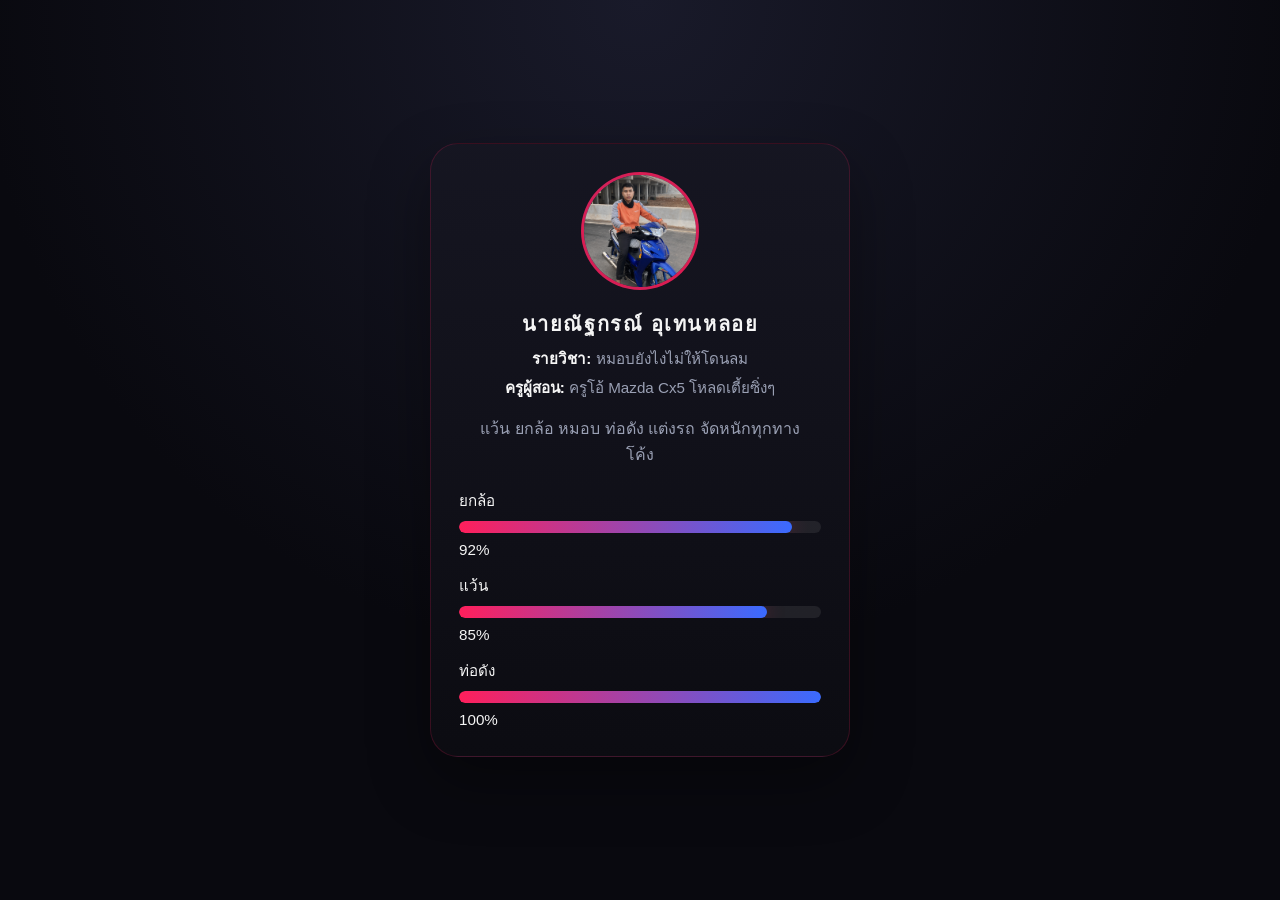
<file: students/index.html>
<!DOCTYPE html>
<html lang="th">
<head>
  <meta charset="UTF-8" />
  <meta name="viewport" content="width=device-width, initial-scale=1.0" />
  <title>โปรไฟล์สายแต่งรถ</title>
  <link rel="stylesheet" href="styles.css" />
</head>
<body>
  <div class="card">
    <div class="profile-photo">
      <img src="./image/dum.png" alt="รูปโปรไฟล์" />
    </div>
    <div class="content">
      <h2>นายณัฐกรณ์ อุเทนหลอย</h2>
      
      <div class="details">
        <p class="detail"><span>รายวิชา:</span> หมอบยังไงไม่ให้โดนลม</p>
        <p class="detail"><span>ครูผู้สอน:</span> ครูโอ้ Mazda Cx5 โหลดเตี้ยซิ่งๆ</p>
      </div>
      <p class="caption">แว้น ยกล้อ หมอบ ท่อดัง แต่งรถ จัดหนักทุกทางโค้ง</p>
      <div class="stats">
        <div class="stat">
          <span>ยกล้อ</span>  
          <div class="bar">
            <div class="fill" style="width: 92%"></div>
          </div>
          <span class="percent">92%</span>
        </div>
        <div class="stat">
          <span>แว้น</span>
          <div class="bar">
            <div class="fill" style="width: 85%"></div>
          </div>
          <span class="percent">85%</span>
        </div>
        <div class="stat">
          <span>ท่อดัง</span>
          <div class="bar">
            <div class="fill" style="width: 100%"></div>
          </div>
          <span class="percent">100%</span>
        </div>
      </div>
    </div>
  </div>
</body>
</html>
</file>
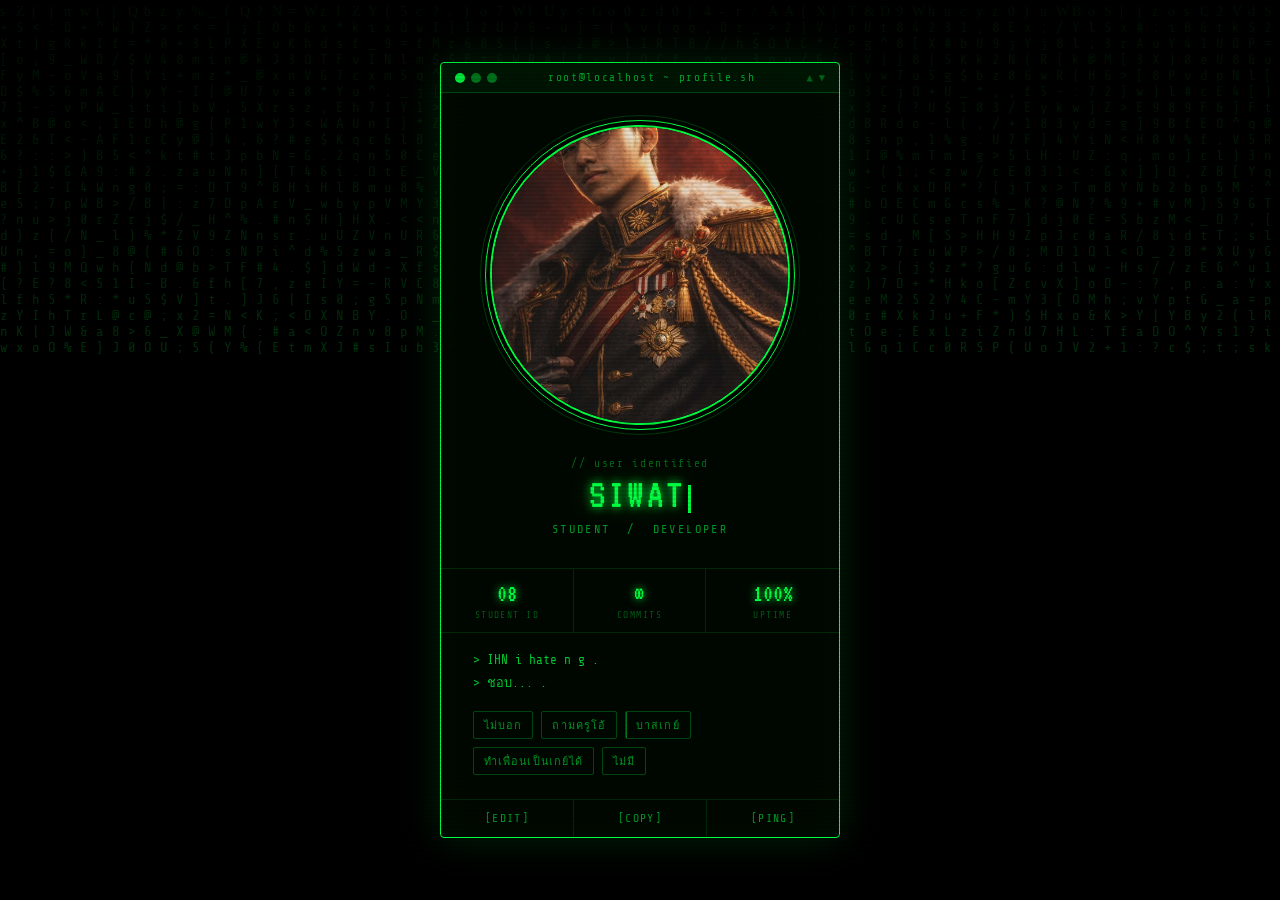
<file: students/student08/index.html>
<!DOCTYPE html>
<html lang="en">
<head>
  <meta charset="UTF-8"/>
  <meta name="viewport" content="width=device-width, initial-scale=1.0"/>
  <title>Profile Card</title>
  <link href="https://fonts.googleapis.com/css2?family=Share+Tech+Mono&family=VT323&display=swap" rel="stylesheet"/>
  <style>
    *, *::before, *::after { box-sizing: border-box; margin: 0; padding: 0; }

    body {
      min-height: 100vh;
      background: #000;
      display: flex;
      align-items: center;
      justify-content: center;
      font-family: 'Share Tech Mono', monospace;
      overflow: hidden;
    }

    /* Matrix rain canvas */
    #matrix { position: fixed; inset: 0; z-index: 0; opacity: 0.18; }

    /* Scanline overlay */
    body::after {
      content: '';
      position: fixed;
      inset: 0;
      background: repeating-linear-gradient(
        to bottom,
        transparent 0px,
        transparent 2px,
        rgba(0,0,0,0.08) 2px,
        rgba(0,0,0,0.08) 4px
      );
      pointer-events: none;
      z-index: 9999;
    }

    .card {
      position: relative;
      z-index: 10;
      width: 400px;
      background: rgba(0, 8, 0, 0.92);
      border: 1px solid #00ff41;
      border-radius: 4px;
      padding: 0;
      box-shadow: 0 0 40px rgba(0,255,65,0.15), inset 0 0 60px rgba(0,255,65,0.03);
      animation: bootUp 0.5s ease forwards;
    }

    @keyframes bootUp {
      from { opacity: 0; transform: scaleY(0.02); filter: brightness(3); }
      to   { opacity: 1; transform: scaleY(1); filter: brightness(1); }
    }

    /* Terminal title bar */
    .terminal-bar {
      display: flex;
      align-items: center;
      justify-content: space-between;
      padding: 8px 14px;
      border-bottom: 1px solid #00ff4133;
      background: rgba(0,255,65,0.05);
    }

    .terminal-bar .dots { display: flex; gap: 6px; }
    .dot {
      width: 10px; height: 10px;
      border-radius: 50%;
      background: #00ff41;
      opacity: 0.4;
    }
    .dot:first-child { opacity: 0.9; }

    .terminal-bar .title {
      font-size: 0.7rem;
      color: #00ff4199;
      letter-spacing: 0.15em;
    }

    /* Avatar area */
    .avatar-area {
      display: flex;
      flex-direction: column;
      align-items: center;
      padding: 2rem 2rem 1rem;
    }

    .avatar-ring {
      position: relative;
      width: 300px;
      height: 300px;
      cursor: pointer;
    }

    .avatar-ring::before, .avatar-ring::after {
      content: '';
      position: absolute;
      inset: -5px;
      border-radius: 50%;
      border: 1px solid #00ff41;
      animation: spin 6s linear infinite;
    }

    .avatar-ring::after {
      inset: -10px;
      border-color: #00ff4133;
      animation-direction: reverse;
      animation-duration: 10s;
    }

    @keyframes spin { to { transform: rotate(360deg); } }

    .avatar-inner {
      width: 100%;
      height: 100%;
      border-radius: 50%;
      overflow: hidden;
      border: 2px solid #00ff41;
      background: #000;
      display: flex;
      align-items: center;
      justify-content: center;
      position: relative;
    }

    .avatar-inner img {
      width: 100%; height: 100%;
      object-fit: cover;
      display: block;
    }

    .avatar-initial {
      font-family: 'VT323', monospace;
      font-size: 3rem;
      color: #00ff41;
      text-shadow: 0 0 20px #00ff41;
    }

    #file-input { display: none; }

    /* Info */
    .info { text-align: center; padding: 1rem 2rem; }

    .prompt {
      font-size: 0.7rem;
      color: #00ff4166;
      letter-spacing: 0.15em;
      margin-bottom: 4px;
    }

    .name {
      font-family: 'VT323', monospace;
      font-size: 2.6rem;
      color: #00ff41;
      text-shadow: 0 0 10px #00ff41, 0 0 30px #00ff4166;
      letter-spacing: 0.05em;
      line-height: 1;
    }

    .cursor {
      display: inline-block;
      width: 3px;
      height: 1.8rem;
      background: #00ff41;
      margin-left: 3px;
      vertical-align: middle;
      animation: blink 1s step-end infinite;
    }

    @keyframes blink { 50% { opacity: 0; } }

    .role {
      font-size: 0.75rem;
      color: #00ff4199;
      letter-spacing: 0.2em;
      margin-top: 6px;
    }

    /* Stats bar */
    .stats {
      display: grid;
      grid-template-columns: repeat(3, 1fr);
      border-top: 1px solid #00ff4122;
      border-bottom: 1px solid #00ff4122;
      margin: 1rem 0;
    }

    .stat {
      padding: 12px 8px;
      text-align: center;
      border-right: 1px solid #00ff4122;
    }

    .stat:last-child { border-right: none; }

    .stat-val {
      font-family: 'VT323', monospace;
      font-size: 1.6rem;
      color: #00ff41;
      text-shadow: 0 0 8px #00ff41;
      line-height: 1;
    }

    .stat-label {
      font-size: 0.6rem;
      color: #00ff4155;
      letter-spacing: 0.15em;
      margin-top: 3px;
    }

    /* Bio */
    .bio-block { padding: 0 2rem 1rem; }

    .bio-line {
      font-size: 0.8rem;
      color: #00cc33;
      line-height: 1.8;
      opacity: 0;
    }

    .bio-line.typed { opacity: 1; }

    /* Skills */
    .skills {
      display: flex;
      flex-wrap: wrap;
      gap: 8px;
      padding: 0 2rem 1.5rem;
    }

    .skill {
      font-size: 0.68rem;
      letter-spacing: 0.1em;
      padding: 4px 10px;
      border: 1px solid #00ff4144;
      color: #00ff4199;
      border-radius: 2px;
      transition: all 0.2s;
      cursor: default;
      position: relative;
      overflow: hidden;
    }

    .skill::before {
      content: '';
      position: absolute;
      inset: 0;
      background: #00ff41;
      transform: translateX(-100%);
      transition: transform 0.2s;
      z-index: -1;
    }

    .skill:hover::before { transform: translateX(0); }
    .skill:hover { color: #000; border-color: #00ff41; }

    /* Actions */
    .actions {
      display: flex;
      gap: 0;
      border-top: 1px solid #00ff4122;
    }

    .action-btn {
      flex: 1;
      padding: 12px;
      background: transparent;
      border: none;
      border-right: 1px solid #00ff4122;
      color: #00ff4199;
      font-family: 'Share Tech Mono', monospace;
      font-size: 0.72rem;
      letter-spacing: 0.12em;
      cursor: pointer;
      transition: background 0.2s, color 0.2s;
    }

    .action-btn:last-child { border-right: none; }
    .action-btn:hover { background: rgba(0,255,65,0.08); color: #00ff41; }
    .action-btn:active { background: rgba(0,255,65,0.15); }

    /* Edit modal */
    .overlay {
      display: none;
      position: fixed;
      inset: 0;
      background: rgba(0,0,0,0.85);
      z-index: 1000;
      align-items: center;
      justify-content: center;
    }

    .overlay.open { display: flex; }

    .edit-box {
      background: #000;
      border: 1px solid #00ff41;
      box-shadow: 0 0 30px rgba(0,255,65,0.2);
      border-radius: 4px;
      padding: 1.5rem;
      width: 340px;
      font-family: 'Share Tech Mono', monospace;
    }

    .edit-box h2 {
      font-family: 'VT323', monospace;
      font-size: 1.4rem;
      color: #00ff41;
      text-shadow: 0 0 10px #00ff41;
      margin-bottom: 1rem;
      letter-spacing: 0.1em;
    }

    .field { margin-bottom: 1rem; }

    .field label {
      display: block;
      font-size: 0.65rem;
      color: #00ff4166;
      letter-spacing: 0.18em;
      margin-bottom: 5px;
    }

    .field input, .field textarea {
      width: 100%;
      background: #000;
      border: 1px solid #00ff4144;
      color: #00ff41;
      font-family: 'Share Tech Mono', monospace;
      font-size: 0.85rem;
      padding: 8px 10px;
      border-radius: 2px;
      outline: none;
      transition: border-color 0.2s, box-shadow 0.2s;
    }

    .field input:focus, .field textarea:focus {
      border-color: #00ff41;
      box-shadow: 0 0 8px rgba(0,255,65,0.2);
    }

    .field textarea { height: 70px; resize: none; }

    .edit-actions { display: flex; gap: 8px; justify-content: flex-end; margin-top: 1rem; }

    .btn { padding: 8px 18px; font-family: 'Share Tech Mono', monospace; font-size: 0.75rem; letter-spacing: 0.1em; cursor: pointer; border-radius: 2px; transition: all 0.2s; }
    .btn-cancel { background: transparent; border: 1px solid #00ff4133; color: #00ff4166; }
    .btn-cancel:hover { border-color: #00ff41; color: #00ff41; }
    .btn-save { background: #00ff41; border: 1px solid #00ff41; color: #000; }
    .btn-save:hover { box-shadow: 0 0 15px rgba(0,255,65,0.5); }

    /* Glitch on name hover */
    .name:hover { animation: glitch 0.3s steps(2) infinite; }

    @keyframes glitch {
      0%   { text-shadow: -2px 0 #ff0066, 2px 0 #00f0ff, 0 0 10px #00ff41; }
      25%  { text-shadow: 2px 0 #ff0066, -2px 0 #00f0ff, 0 0 10px #00ff41; }
      50%  { text-shadow: -1px 0 #ff0066, 1px 0 #00f0ff, 0 0 10px #00ff41; clip-path: inset(40% 0 30% 0); }
      75%  { text-shadow: 1px 0 #ff0066, -1px 0 #00f0ff, 0 0 10px #00ff41; }
      100% { text-shadow: 0 0 10px #00ff41; }
    }
  </style>
</head>
<body>

<canvas id="matrix"></canvas>

<div class="card">
  <div class="terminal-bar">
    <div class="dots"><div class="dot"></div><div class="dot"></div><div class="dot"></div></div>
    <div class="title">root@localhost ~ profile.sh</div>
    <div style="font-size:0.65rem;color:#00ff4155;">▲ ▼</div>
  </div>

  <div class="avatar-area">
    <div class="avatar-ring">
      <div class="avatar-inner">
        <img id="avatarImg" src="./image/80cd4726-bf48-44ba-b05a-047b2a0ad3f6.jpg" alt="profile" onerror="this.style.display='none';document.getElementById('avatarInitial').style.display='flex'"/>
        <span class="avatar-initial" id="avatarInitial" style="display:none">S</span>
      </div>
    </div>
  </div>

  <div class="info">
    <div class="prompt">// user identified</div>
    <div class="name" id="nameEl">SIWAT<span class="cursor"></span></div>
    <div class="role" id="roleEl">STUDENT &nbsp;/&nbsp; DEVELOPER</div>
  </div>

  <div class="stats">
    <div class="stat"><div class="stat-val" id="s1">08</div><div class="stat-label">STUDENT ID</div></div>
    <div class="stat"><div class="stat-val" id="s2">∞</div><div class="stat-label">COMMITS</div></div>
    <div class="stat"><div class="stat-val" id="s3">100%</div><div class="stat-label">UPTIME</div></div>
  </div>

  <div class="bio-block" id="bioBlock">
    <div class="bio-line" id="bioEl">&gt; IHN i hate n g .</div>
    <div class="bio-line" id="bioEl2">&gt; ชอบ... .</div>
  </div>

  <div class="skills" id="skillsEl">
    <span class="skill">ไม่บอก</span>
    <span class="skill">ถามครูโอ้</span>
    <span class="skill">บาสเกย์</span>
    <span class="skill">ทำเพื่อนเป็นเกย์ได้</span>
    <span class="skill">ไม่มี</span>
  </div>

  <div class="actions">
    <button class="action-btn" onclick="openEdit()">[EDIT]</button>
    <button class="action-btn" onclick="copyCard()">[COPY]</button>
    <button class="action-btn" onclick="pingEffect()">[PING]</button>
  </div>
</div>

<!-- Edit Modal -->
<div class="overlay" id="overlay" onclick="backdropClose(event)">
  <div class="edit-box">
    <h2>&gt; EDIT_PROFILE.SH</h2>
    <div class="field"><label>NAME</label><input id="inp-name" value="SIWAT"/></div>
    <div class="field"><label>ROLE</label><input id="inp-role" value="STUDENT / DEVELOPER"/></div>
    <div class="field"><label>BIO LINE 1</label><input id="inp-bio1" value="Curious mind exploring code and creativity."/></div>
    <div class="field"><label>BIO LINE 2</label><input id="inp-bio2" value="Building things that matter, one line at a time."/></div>
    <div class="field"><label>SKILLS (comma-separated)</label><textarea id="inp-skills">Python, Web Dev, Git, Linux, Hacking</textarea></div>
    <div class="edit-actions">
      <button class="btn btn-cancel" onclick="closeEdit()">CANCEL</button>
      <button class="btn btn-save" onclick="saveEdit()">EXECUTE</button>
    </div>
  </div>
</div>

<script>
  // Matrix rain
  const canvas = document.getElementById('matrix');
  const ctx = canvas.getContext('2d');
  canvas.width = window.innerWidth;
  canvas.height = window.innerHeight;
  const cols = Math.floor(canvas.width / 16);
  const drops = Array(cols).fill(1);
  const chars = 'ABCDEFGHIJKLMNOPQRSTUVWXYZabcdefghijklmnopqrstuvwxyz0123456789@#$%^&*()_+-=[]{}|;:,./<>?';

  function drawMatrix() {
    ctx.fillStyle = 'rgba(0,0,0,0.05)';
    ctx.fillRect(0, 0, canvas.width, canvas.height);
    ctx.fillStyle = '#00ff41';
    ctx.font = '14px Share Tech Mono';
    drops.forEach((y, i) => {
      const ch = chars[Math.floor(Math.random() * chars.length)];
      ctx.fillText(ch, i * 16, y * 16);
      if (y * 16 > canvas.height && Math.random() > 0.975) drops[i] = 0;
      drops[i]++;
    });
  }
  setInterval(drawMatrix, 50);

  // Typewriter bio
  setTimeout(() => {
    document.querySelectorAll('.bio-line').forEach((el, i) => {
      setTimeout(() => el.classList.add('typed'), i * 400);
    });
  }, 600);



  // Edit modal
  function openEdit() { document.getElementById('overlay').classList.add('open'); }
  function closeEdit() { document.getElementById('overlay').classList.remove('open'); }
  function backdropClose(e) { if (e.target === document.getElementById('overlay')) closeEdit(); }

  function saveEdit() {
    const name = document.getElementById('inp-name').value.trim().toUpperCase();
    const role = document.getElementById('inp-role').value.trim().toUpperCase();
    const bio1 = document.getElementById('inp-bio1').value.trim();
    const bio2 = document.getElementById('inp-bio2').value.trim();
    const skills = document.getElementById('inp-skills').value.split(',').map(s => s.trim()).filter(Boolean);

    document.getElementById('nameEl').innerHTML = name + '<span class="cursor"></span>';
    document.getElementById('roleEl').textContent = role;
    document.getElementById('bioEl').textContent = '> ' + bio1;
    document.getElementById('bioEl2').textContent = '> ' + bio2;

    const skillsEl = document.getElementById('skillsEl');
    skillsEl.innerHTML = skills.map(s => `<span class="skill">${s}</span>`).join('');
    closeEdit();
  }

  // Copy
  function copyCard() {
    const name = document.getElementById('nameEl').innerText.replace('|','');
    const role = document.getElementById('roleEl').textContent;
    const bio1 = document.getElementById('bioEl').textContent;
    const bio2 = document.getElementById('bioEl2').textContent;
    navigator.clipboard.writeText(`${name}\n${role}\n${bio1}\n${bio2}`).then(() => {
      const btn = document.querySelector('.actions .action-btn:nth-child(2)');
      btn.textContent = '[COPIED!]';
      setTimeout(() => btn.textContent = '[COPY]', 1800);
    });
  }

  // Ping glitch effect
  function pingEffect() {
    const card = document.querySelector('.card');
    card.style.animation = 'none';
    card.style.boxShadow = '0 0 80px rgba(0,255,65,0.6), inset 0 0 40px rgba(0,255,65,0.1)';
    setTimeout(() => card.style.boxShadow = '0 0 40px rgba(0,255,65,0.15), inset 0 0 60px rgba(0,255,65,0.03)', 400);
    const btn = document.querySelector('.actions .action-btn:nth-child(3)');
    btn.textContent = '[PONG!]';
    setTimeout(() => btn.textContent = '[PING]', 1500);
  }
</script>
</body>
</html>
</file>
<file: students/styles.css>
:root {
  --bg: #0b0b13;
  --surface: #14141e;
  --accent: #ff1f5b;
  --accent2: #3a6bff;
  --text: #f5f5f5;
  --muted: #9aa0b4;
}
* {
  box-sizing: border-box;
}
body {
  margin: 0;
  min-height: 100vh;
  display: grid;
  place-items: center;
  font-family: "Sarabun", Arial, sans-serif;
  background: radial-gradient(circle at top, #191a2a 0%, #09090f 60%);
  color: var(--text);
}
.card {
  width: min(420px, calc(100vw - 32px));
  background: linear-gradient(180deg, rgba(22, 22, 34, 0.98), rgba(12, 12, 18, 0.98));
  border: 1px solid rgba(255, 31, 91, 0.18);
  border-radius: 28px;
  padding: 28px;
  box-shadow: 0 24px 60px rgba(0, 0, 0, 0.35);
}
.profile-photo {
  width: 118px;
  height: 118px;
  margin: 0 auto 18px;
  border-radius: 50%;
  overflow: hidden;
  border: 3px solid rgba(255, 31, 91, 0.8);
  background: linear-gradient(135deg, rgba(58, 107, 255, 0.25), rgba(255, 31, 91, 0.25));
}
.profile-photo img {
  width: 100%;
  height: 110%;
  object-fit: cover;
  display: block;
}
.content h2 {
  margin: 0 0 8px;
  font-size: 20px;
  
  text-align: center;
  letter-spacing: 0.08em;
  text-transform: uppercase;
}
.details {
  display: grid;
  gap: 8px;
  margin: 0 auto 18px;
  max-width: 320px;
  text-align: center;
}
.detail {
  margin: 0;
  color: var(--muted);
  font-size: 0.95rem;
  line-height: 1.4;
}
.detail span {
  color: var(--text);
  font-weight: 700;
}
.caption {
  margin: 0 auto 22px;
  max-width: 320px;
  text-align: center;
  color: var(--muted);
  font-size: 1rem;
  line-height: 1.6;
}
.stats {
  display: grid;
  gap: 16px;
}
.stat {
  display: grid;
  gap: 8px;
}
.stat span {
  display: flex;
  justify-content: space-between;
  font-size: 0.95rem;
  color: var(--text);
}
.bar {
  width: 100%;
  height: 12px;
  border-radius: 999px;
  background: rgba(255, 255, 255, 0.08);
  overflow: hidden;
}
.fill {
  height: 100%;
  border-radius: 999px;
  background: linear-gradient(90deg, var(--accent), var(--accent2));
  box-shadow: 0 0 20px rgba(255, 31, 91, 0.3);
}
.percent {
  font-size: 0.88rem;
  color: #c9d0ff;
}
@media (max-width: 460px) {
  .card {
    padding: 22px;
  }
  .caption {
    max-width: 100%;
  }
}
</file>
